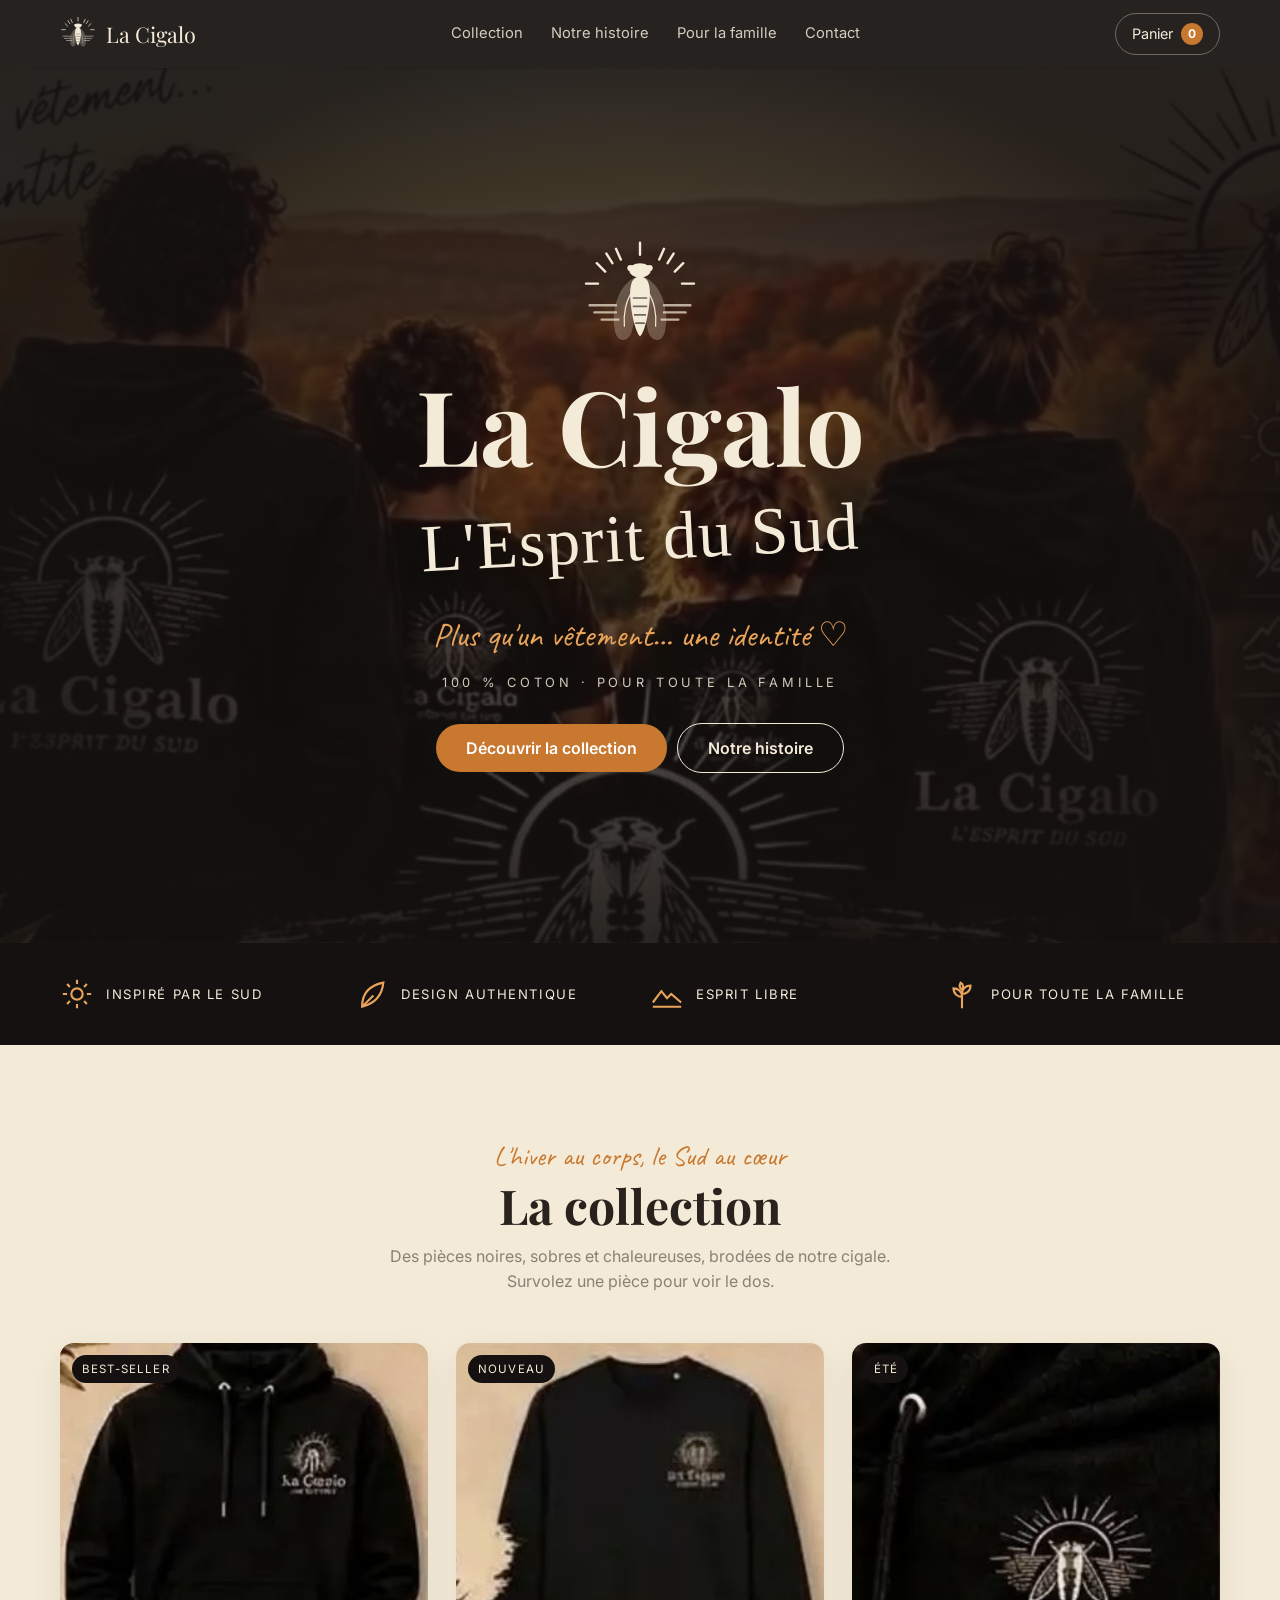
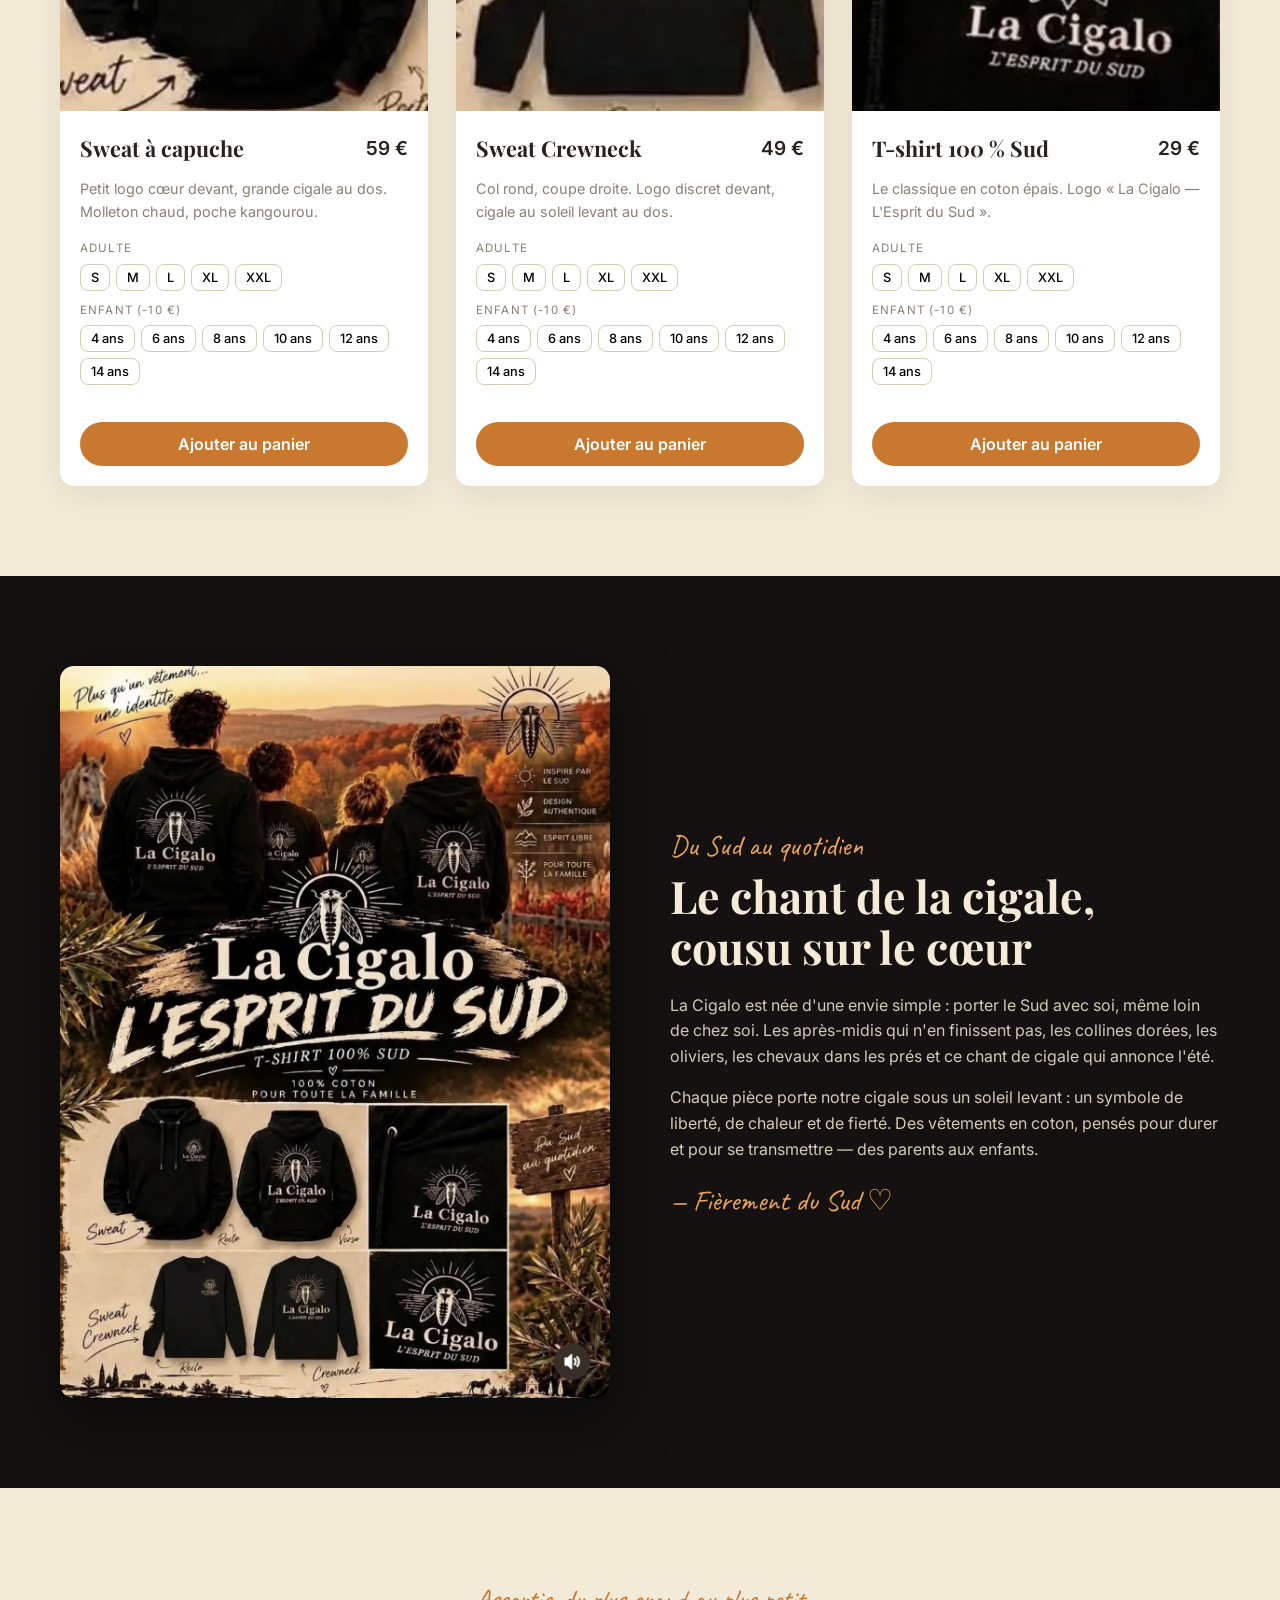
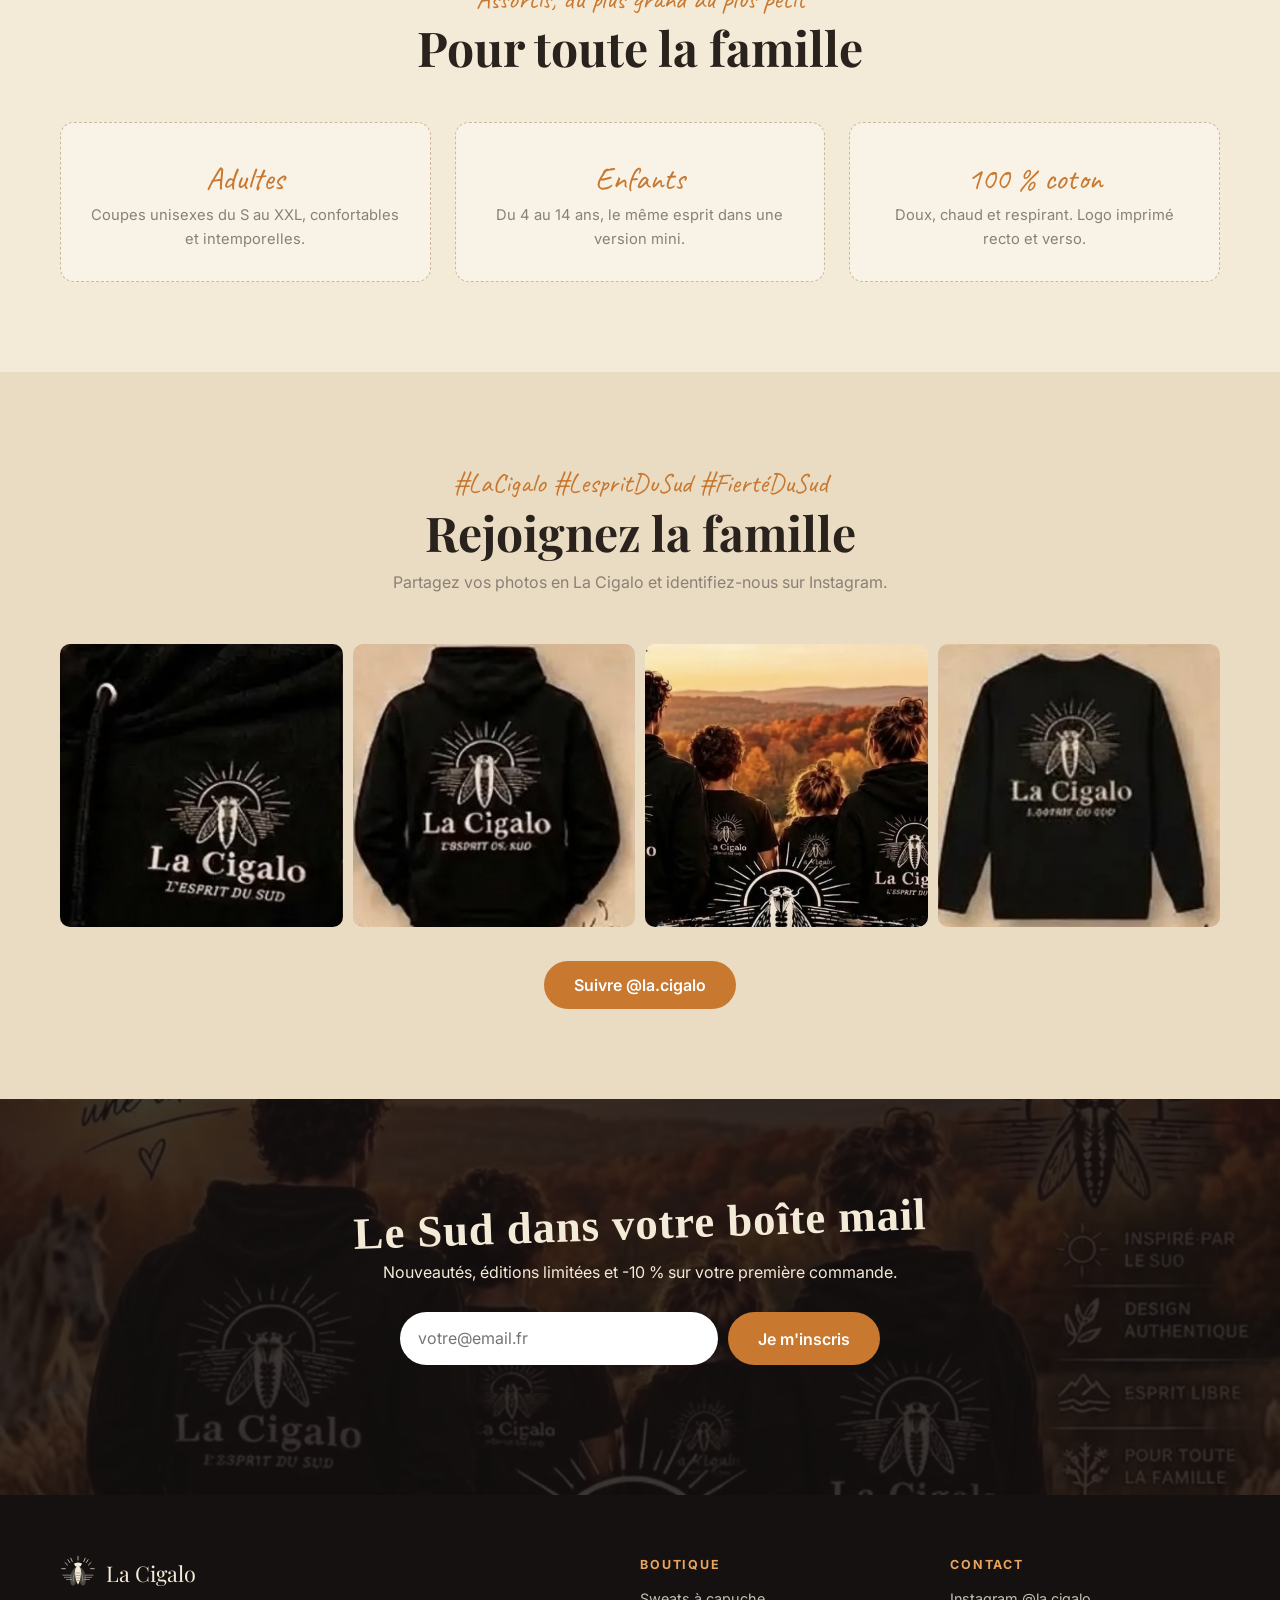
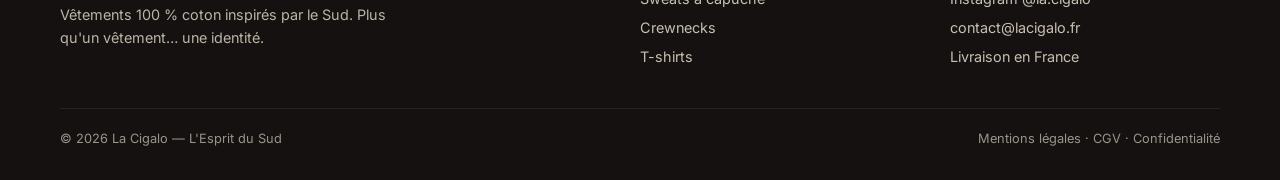
<file: la-cigalo-site/index.html>
<!doctype html>
<html lang="fr">
<head>
<meta charset="utf-8">
<meta name="viewport" content="width=device-width, initial-scale=1">
<title>La Cigalo — L'Esprit du Sud</title>
<meta name="description" content="La Cigalo : sweats, crewnecks et t-shirts 100 % coton inspirés par le Sud. Pour toute la famille.">
<meta property="og:title" content="La Cigalo — L'Esprit du Sud">
<meta property="og:description" content="Plus qu'un vêtement… une identité. Sweats et t-shirts 100 % coton pour toute la famille.">
<meta property="og:image" content="images/affiche.jpg">
<link rel="preconnect" href="https://fonts.googleapis.com">
<link rel="preconnect" href="https://fonts.gstatic.com" crossorigin>
<link href="https://fonts.googleapis.com/css2?family=Caveat:wght@500;700&family=Inter:wght@400;500;600&family=Permanent+Marker&family=Playfair+Display:wght@600;700&display=swap" rel="stylesheet">
<style>
:root{
  --noir:#141110; --noir-2:#1f1a17; --creme:#f4ead8; --creme-2:#e9dcc3;
  --ocre:#c8782f; --ocre-clair:#e9a35a; --olive:#6f7442; --texte:#2a221d; --gris:#8b8075;
  --rayon:14px;
}
*{box-sizing:border-box;margin:0;padding:0}
html{scroll-behavior:smooth}
body{font-family:Inter,system-ui,sans-serif;background:var(--creme);color:var(--texte);line-height:1.6}
img{max-width:100%;display:block}
a{color:inherit}
.wrap{width:min(1160px,100% - 32px);margin-inline:auto}
.main-titre{font-family:"Playfair Display",serif}
.pinceau{font-family:"Permanent Marker",cursive;letter-spacing:.02em}
.main{font-family:Caveat,cursive}

/* En-tête */
header{position:sticky;top:0;z-index:50;background:rgba(20,17,16,.92);backdrop-filter:blur(8px);color:var(--creme)}
.nav{display:flex;align-items:center;justify-content:space-between;height:68px;gap:16px}
.marque{display:flex;align-items:center;gap:10px;text-decoration:none;font-family:"Playfair Display",serif;font-size:1.35rem}
.marque svg{width:36px;height:36px}
.liens{display:flex;gap:28px;list-style:none;font-size:.92rem}
.liens a{text-decoration:none;opacity:.85}
.liens a:hover{opacity:1;color:var(--ocre-clair)}
.panier-btn{background:none;border:1px solid rgba(244,234,216,.35);color:var(--creme);border-radius:999px;padding:8px 16px;cursor:pointer;font:inherit;font-size:.9rem;display:flex;gap:8px;align-items:center}
.panier-btn b{background:var(--ocre);color:#fff;border-radius:999px;min-width:22px;height:22px;display:inline-grid;place-items:center;font-size:.75rem}
@media (max-width:760px){.liens{display:none}}

/* Hero */
.hero{position:relative;min-height:min(88vh,760px);display:grid;place-items:center;text-align:center;color:var(--creme);overflow:hidden;background:var(--noir)}
.hero::before{content:"";position:absolute;inset:0;background:url(images/famille.jpg) center 30%/cover;opacity:.55;filter:saturate(1.1)}
.hero::after{content:"";position:absolute;inset:0;background:radial-gradient(ellipse at center,rgba(20,17,16,.25),rgba(20,17,16,.85) 75%)}
.hero-inner{position:relative;z-index:1;padding:80px 0}
.hero .logo{width:120px;height:120px;margin:0 auto 6px;color:var(--creme)}
.hero h1{font-size:clamp(3rem,10vw,6.5rem);line-height:1;font-weight:700}
.hero .slogan{font-size:clamp(2rem,6.5vw,4.2rem);transform:rotate(-3deg);margin:8px 0 18px;color:var(--creme);text-shadow:0 4px 18px rgba(0,0,0,.5)}
.hero .accroche{font-size:clamp(1.5rem,4vw,2.1rem);color:var(--ocre-clair)}
.hero p.sous{letter-spacing:.3em;text-transform:uppercase;font-size:.8rem;opacity:.85;margin:10px 0 30px}
.btn{display:inline-block;background:var(--ocre);color:#fff;text-decoration:none;padding:14px 30px;border-radius:999px;font-weight:600;border:0;cursor:pointer;font:600 1rem Inter,sans-serif;transition:transform .15s,background .15s}
.btn:hover{background:#b0661f;transform:translateY(-2px)}
.btn.ghost{background:transparent;border:1px solid var(--creme);color:var(--creme);margin-left:10px}
.btn.ghost:hover{background:rgba(244,234,216,.1)}

/* Valeurs */
.valeurs{background:var(--noir);color:var(--creme);padding:34px 0}
.valeurs ul{list-style:none;display:grid;grid-template-columns:repeat(4,1fr);gap:20px}
.valeurs li{display:flex;gap:12px;align-items:center;font-size:.82rem;letter-spacing:.12em;text-transform:uppercase}
.valeurs svg{width:34px;height:34px;flex:none;color:var(--ocre-clair)}
@media (max-width:760px){.valeurs ul{grid-template-columns:1fr 1fr}}

/* Sections */
section{padding:90px 0}
.titre-sec{text-align:center;margin-bottom:48px}
.titre-sec .main{font-size:1.7rem;color:var(--ocre)}
.titre-sec h2{font-family:"Playfair Display",serif;font-size:clamp(2rem,5vw,3rem);line-height:1.1}
.titre-sec p{color:var(--gris);max-width:560px;margin:12px auto 0}

/* Collection */
.grille{display:grid;grid-template-columns:repeat(auto-fit,minmax(260px,1fr));gap:28px}
.produit{background:#fff;border-radius:var(--rayon);overflow:hidden;box-shadow:0 10px 30px rgba(42,34,29,.08);display:flex;flex-direction:column}
.produit .visuel{aspect-ratio:1;background:var(--creme-2);position:relative;overflow:hidden}
.produit .visuel img{width:100%;height:100%;object-fit:cover;transition:opacity .35s}
.produit .visuel img.verso{position:absolute;inset:0;opacity:0}
.produit:hover .visuel img.verso{opacity:1}
.produit .tag{position:absolute;top:12px;left:12px;background:var(--noir);color:var(--creme);font-size:.72rem;letter-spacing:.1em;text-transform:uppercase;padding:5px 10px;border-radius:999px;z-index:1}
.produit .info{padding:20px;display:flex;flex-direction:column;gap:12px;flex:1}
.produit h3{font-family:"Playfair Display",serif;font-size:1.35rem}
.produit .desc{color:var(--gris);font-size:.9rem}
.ligne{display:flex;justify-content:space-between;align-items:center}
.prix{font-weight:600;font-size:1.2rem}
.tailles{display:flex;flex-wrap:wrap;gap:6px}
.tailles button{border:1px solid #d8cbb4;background:none;border-radius:8px;padding:5px 10px;font:500 .8rem Inter,sans-serif;cursor:pointer}
.tailles button.on{background:var(--noir);color:var(--creme);border-color:var(--noir)}
.tailles .groupe{font-size:.72rem;color:var(--gris);width:100%;text-transform:uppercase;letter-spacing:.1em;margin-top:4px}
.produit .btn{width:100%;margin-top:auto;padding:12px}
.alerte{font-size:.8rem;color:#b3421f;min-height:1em}

/* Histoire */
.histoire{background:var(--noir);color:var(--creme)}
.histoire .wrap{display:grid;grid-template-columns:1fr 1fr;gap:60px;align-items:center}
.histoire img{border-radius:var(--rayon);box-shadow:0 20px 60px rgba(0,0,0,.5)}
.histoire h2{font-family:"Playfair Display",serif;font-size:clamp(2rem,4.5vw,2.8rem);line-height:1.15;margin-bottom:20px}
.histoire .main{font-size:1.8rem;color:var(--ocre-clair)}
.histoire p{opacity:.85;margin-bottom:16px}
.histoire .signature{font-family:Caveat,cursive;font-size:1.8rem;color:var(--ocre-clair);opacity:1}
@media (max-width:860px){.histoire .wrap{grid-template-columns:1fr;gap:36px}}

/* Famille */
.famille .cartes{display:grid;grid-template-columns:repeat(3,1fr);gap:24px}
.famille .carte{border:1px dashed #cdb998;border-radius:var(--rayon);padding:30px;text-align:center;background:rgba(255,255,255,.4)}
.famille .carte .main{font-size:2rem;color:var(--ocre)}
.famille .carte p{color:var(--gris);font-size:.92rem}
@media (max-width:760px){.famille .cartes{grid-template-columns:1fr}}

/* Instagram */
.insta{background:var(--creme-2)}
.insta .galerie{display:grid;grid-template-columns:repeat(4,1fr);gap:10px}
.insta .galerie a{aspect-ratio:1;overflow:hidden;border-radius:10px;display:block}
.insta .galerie img{width:100%;height:100%;object-fit:cover;transition:transform .4s}
.insta .galerie a:hover img{transform:scale(1.06)}
.insta .cta{text-align:center;margin-top:34px}
@media (max-width:760px){.insta .galerie{grid-template-columns:1fr 1fr}}

/* Newsletter */
.news{background:url(images/famille.jpg) center/cover;position:relative;color:var(--creme);text-align:center}
.news::before{content:"";position:absolute;inset:0;background:rgba(20,17,16,.82)}
.news .wrap{position:relative}
.news h2{font-size:clamp(1.8rem,5vw,2.8rem);transform:rotate(-2deg)}
.news form{display:flex;gap:10px;max-width:480px;margin:26px auto 0;flex-wrap:wrap}
.news input{flex:1;min-width:200px;padding:14px 18px;border-radius:999px;border:0;font:inherit}
.news .ok{margin-top:14px;color:var(--ocre-clair);min-height:1.6em}

/* Pied */
footer{background:var(--noir);color:var(--creme);padding:60px 0 30px;font-size:.9rem}
footer .cols{display:grid;grid-template-columns:2fr 1fr 1fr;gap:40px}
footer h4{font-size:.78rem;letter-spacing:.15em;text-transform:uppercase;color:var(--ocre-clair);margin-bottom:12px}
footer ul{list-style:none;display:grid;gap:6px;opacity:.8}
footer a{text-decoration:none}
footer a:hover{color:var(--ocre-clair)}
footer .bas{border-top:1px solid rgba(244,234,216,.12);margin-top:40px;padding-top:20px;display:flex;justify-content:space-between;flex-wrap:wrap;gap:10px;opacity:.6;font-size:.8rem}
@media (max-width:760px){footer .cols{grid-template-columns:1fr}}

/* Panier */
.voile{position:fixed;inset:0;background:rgba(0,0,0,.5);opacity:0;pointer-events:none;transition:opacity .25s;z-index:90}
.voile.ouvert{opacity:1;pointer-events:auto}
.tiroir{position:fixed;top:0;right:0;height:100%;width:min(420px,100%);background:var(--creme);z-index:100;transform:translateX(100%);transition:transform .3s;display:flex;flex-direction:column}
.tiroir.ouvert{transform:none}
.tiroir header{position:static;background:var(--noir);padding:20px;display:flex;justify-content:space-between;align-items:center}
.tiroir header h3{font-family:"Playfair Display",serif;font-size:1.3rem}
.fermer{background:none;border:0;color:var(--creme);font-size:1.8rem;cursor:pointer;line-height:1}
.articles{flex:1;overflow:auto;padding:20px;display:grid;gap:14px;align-content:start}
.article{display:grid;grid-template-columns:64px 1fr auto;gap:12px;align-items:center;background:#fff;padding:10px;border-radius:10px}
.article img{width:64px;height:64px;object-fit:cover;border-radius:8px}
.article small{color:var(--gris)}
.qte{display:flex;align-items:center;gap:6px}
.qte button{width:26px;height:26px;border-radius:50%;border:1px solid #d8cbb4;background:none;cursor:pointer}
.vide{color:var(--gris);text-align:center;padding:40px 0}
.total{padding:20px;border-top:1px solid #e0d2b8;display:grid;gap:12px}
.total .ligne{font-size:1.1rem;font-weight:600}
.total .note{font-size:.78rem;color:var(--gris)}
.toast{position:fixed;bottom:24px;left:50%;transform:translate(-50%,120px);background:var(--noir);color:var(--creme);padding:12px 22px;border-radius:999px;z-index:120;transition:transform .3s;font-size:.9rem}
.toast.vu{transform:translate(-50%,0)}
</style>
</head>
<body>

<!-- Logo cigale (réutilisé partout) -->
<svg width="0" height="0" style="position:absolute" aria-hidden="true">
  <symbol id="cigale" viewBox="0 0 100 100">
    <g fill="none" stroke="currentColor" stroke-width="2" stroke-linecap="round">
      <!-- rayons du soleil -->
      <path d="M50 4v10M30 9l4 9M70 9l-4 9M14 21l7 7M86 21l-7 7M5 38h10M95 38H85M22 13l5 8M78 13l-5 8"/>
      <path d="M8 56h22M70 56h22M12 62h18M70 62h18M18 68h14M68 68h14" opacity=".7"/>
    </g>
    <!-- ailes -->
    <path d="M45 34C34 40 26 58 30 78c2 8 9 8 12 1 3-9 5-28 5-41z" fill="currentColor" opacity=".25" stroke="currentColor" stroke-width="1.6"/>
    <path d="M55 34c11 6 19 24 15 44-2 8-9 8-12 1-3-9-5-28-5-41z" fill="currentColor" opacity=".25" stroke="currentColor" stroke-width="1.6"/>
    <path d="M44 44c-6 8-8 20-7 30M56 44c6 8 8 20 7 30" fill="none" stroke="currentColor" stroke-width="1"/>
    <!-- tête et corps -->
    <ellipse cx="50" cy="27" rx="9" ry="6" fill="currentColor"/>
    <circle cx="42" cy="25" r="2.6" fill="currentColor"/><circle cx="58" cy="25" r="2.6" fill="currentColor"/>
    <path d="M50 32c-7 0-9 8-8 20s4 26 8 30c4-4 7-18 8-30s-1-20-8-20z" fill="currentColor"/>
    <path d="M44 50h12M44 57h12M45 64h10M46 71h8" stroke="#141110" stroke-width="1.4" opacity=".6"/>
  </symbol>
</svg>

<header>
  <nav class="wrap nav">
    <a href="#" class="marque"><svg><use href="#cigale"/></svg>La Cigalo</a>
    <ul class="liens">
      <li><a href="#collection">Collection</a></li>
      <li><a href="#histoire">Notre histoire</a></li>
      <li><a href="#famille">Pour la famille</a></li>
      <li><a href="#contact">Contact</a></li>
    </ul>
    <button class="panier-btn" id="ouvrirPanier" aria-label="Ouvrir le panier">Panier <b id="compteur">0</b></button>
  </nav>
</header>

<section class="hero">
  <div class="hero-inner wrap">
    <svg class="logo"><use href="#cigale"/></svg>
    <h1 class="main-titre">La Cigalo</h1>
    <div class="slogan pinceau">L'Esprit du Sud</div>
    <div class="accroche main">Plus qu'un vêtement… une identité ♡</div>
    <p class="sous">100 % coton · Pour toute la famille</p>
    <a href="#collection" class="btn">Découvrir la collection</a><a href="#histoire" class="btn ghost">Notre histoire</a>
  </div>
</section>

<div class="valeurs">
  <ul class="wrap">
    <li><svg viewBox="0 0 24 24" fill="none" stroke="currentColor" stroke-width="1.5"><circle cx="12" cy="12" r="4"/><path d="M12 2v3M12 19v3M2 12h3M19 12h3M5 5l2 2M17 17l2 2M5 19l2-2M17 7l2-2"/></svg>Inspiré par le Sud</li>
    <li><svg viewBox="0 0 24 24" fill="none" stroke="currentColor" stroke-width="1.5"><path d="M5 21c0-9 5-15 15-17-1 10-7 15-15 17zM5 21l8-8"/></svg>Design authentique</li>
    <li><svg viewBox="0 0 24 24" fill="none" stroke="currentColor" stroke-width="1.5"><path d="M2 18l6-8 4 5 3-3 7 6M2 21h20"/></svg>Esprit libre</li>
    <li><svg viewBox="0 0 24 24" fill="none" stroke="currentColor" stroke-width="1.5"><path d="M12 22V10M12 14c-3 0-6-2-6-6 3 0 6 2 6 6zM12 12c3 0 6-2 6-6-3 0-6 2-6 6zM12 9c-1.5-1-2-3-1-5 2 1 2 3 1 5z"/></svg>Pour toute la famille</li>
  </ul>
</div>

<section id="collection">
  <div class="wrap">
    <div class="titre-sec">
      <div class="main">L'hiver au corps, le Sud au cœur</div>
      <h2>La collection</h2>
      <p>Des pièces noires, sobres et chaleureuses, brodées de notre cigale. Survolez une pièce pour voir le dos.</p>
    </div>
    <div class="grille" id="grille"></div>
  </div>
</section>

<section class="histoire" id="histoire">
  <div class="wrap">
    <img src="images/affiche.jpg" alt="Affiche La Cigalo — L'Esprit du Sud : une famille de dos portant les sweats La Cigalo face aux collines" loading="lazy">
    <div>
      <div class="main">Du Sud au quotidien</div>
      <h2>Le chant de la cigale, cousu sur le cœur</h2>
      <p>La Cigalo est née d'une envie simple : porter le Sud avec soi, même loin de chez soi. Les après-midis qui n'en finissent pas, les collines dorées, les oliviers, les chevaux dans les prés et ce chant de cigale qui annonce l'été.</p>
      <p>Chaque pièce porte notre cigale sous un soleil levant : un symbole de liberté, de chaleur et de fierté. Des vêtements en coton, pensés pour durer et pour se transmettre — des parents aux enfants.</p>
      <p class="signature">— Fièrement du Sud ♡</p>
    </div>
  </div>
</section>

<section class="famille" id="famille">
  <div class="wrap">
    <div class="titre-sec">
      <div class="main">Assortis, du plus grand au plus petit</div>
      <h2>Pour toute la famille</h2>
    </div>
    <div class="cartes">
      <div class="carte"><div class="main">Adultes</div><p>Coupes unisexes du S au XXL, confortables et intemporelles.</p></div>
      <div class="carte"><div class="main">Enfants</div><p>Du 4 au 14 ans, le même esprit dans une version mini.</p></div>
      <div class="carte"><div class="main">100 % coton</div><p>Doux, chaud et respirant. Logo imprimé recto et verso.</p></div>
    </div>
  </div>
</section>

<section class="insta">
  <div class="wrap">
    <div class="titre-sec">
      <div class="main">#LaCigalo #LespritDuSud #FiertéDuSud</div>
      <h2>Rejoignez la famille</h2>
      <p>Partagez vos photos en La Cigalo et identifiez-nous sur Instagram.</p>
    </div>
    <div class="galerie">
      <a href="https://www.instagram.com/la.cigalo/" target="_blank" rel="noopener"><img src="images/logo-zoom.jpg" alt="Logo La Cigalo brodé" loading="lazy"></a>
      <a href="https://www.instagram.com/la.cigalo/" target="_blank" rel="noopener"><img src="images/hoodie-verso.jpg" alt="Sweat à capuche, dos" loading="lazy"></a>
      <a href="https://www.instagram.com/la.cigalo/" target="_blank" rel="noopener"><img src="images/famille.jpg" alt="Famille en La Cigalo" loading="lazy"></a>
      <a href="https://www.instagram.com/la.cigalo/" target="_blank" rel="noopener"><img src="images/crew-verso.jpg" alt="Crewneck, dos" loading="lazy"></a>
    </div>
    <div class="cta"><a class="btn" href="https://www.instagram.com/la.cigalo/" target="_blank" rel="noopener">Suivre @la.cigalo</a></div>
  </div>
</section>

<section class="news">
  <div class="wrap">
    <h2 class="pinceau">Le Sud dans votre boîte mail</h2>
    <p>Nouveautés, éditions limitées et -10 % sur votre première commande.</p>
    <form id="newsForm">
      <input type="email" required placeholder="votre@email.fr" aria-label="Adresse email">
      <button class="btn" type="submit">Je m'inscris</button>
    </form>
    <div class="ok" id="newsOk"></div>
  </div>
</section>

<footer id="contact">
  <div class="wrap">
    <div class="cols">
      <div>
        <a href="#" class="marque" style="margin-bottom:12px"><svg style="color:var(--creme)"><use href="#cigale"/></svg>La Cigalo</a>
        <p style="opacity:.75;max-width:340px">Vêtements 100 % coton inspirés par le Sud. Plus qu'un vêtement… une identité.</p>
      </div>
      <div>
        <h4>Boutique</h4>
        <ul><li><a href="#collection">Sweats à capuche</a></li><li><a href="#collection">Crewnecks</a></li><li><a href="#collection">T-shirts</a></li></ul>
      </div>
      <div>
        <h4>Contact</h4>
        <ul>
          <li><a href="https://www.instagram.com/la.cigalo/" target="_blank" rel="noopener">Instagram @la.cigalo</a></li>
          <li><a href="mailto:contact@lacigalo.fr">contact@lacigalo.fr</a></li>
          <li>Livraison en France</li>
        </ul>
      </div>
    </div>
    <div class="bas"><span>© <span id="annee"></span> La Cigalo — L'Esprit du Sud</span><span>Mentions légales · CGV · Confidentialité</span></div>
  </div>
</footer>

<div class="voile" id="voile"></div>
<aside class="tiroir" id="tiroir" aria-label="Panier">
  <header><h3>Votre panier</h3><button class="fermer" id="fermerPanier" aria-label="Fermer">×</button></header>
  <div class="articles" id="articles"></div>
  <div class="total">
    <div class="ligne"><span>Total</span><span id="total">0 €</span></div>
    <button class="btn" id="commander">Commander</button>
    <p class="note">La commande s'envoie par email : nous vous recontactons pour le paiement et la livraison.</p>
  </div>
</aside>
<div class="toast" id="toast"></div>

<script>
// ====== À personnaliser : produits, prix, email de commande ======
const EMAIL_COMMANDES = "contact@lacigalo.fr";
const TAILLES_ADULTE = ["S","M","L","XL","XXL"];
const TAILLES_ENFANT = ["4 ans","6 ans","8 ans","10 ans","12 ans","14 ans"];
const PRODUITS = [
  { id:"hoodie", nom:"Sweat à capuche", tag:"Best-seller", prix:59, desc:"Petit logo cœur devant, grande cigale au dos. Molleton chaud, poche kangourou.", recto:"images/hoodie-recto.jpg", verso:"images/hoodie-verso.jpg", enfant:true },
  { id:"crew", nom:"Sweat Crewneck", tag:"Nouveau", prix:49, desc:"Col rond, coupe droite. Logo discret devant, cigale au soleil levant au dos.", recto:"images/crew-recto.jpg", verso:"images/crew-verso.jpg", enfant:true },
  { id:"tshirt", nom:"T-shirt 100 % Sud", tag:"Été", prix:29, desc:"Le classique en coton épais. Logo « La Cigalo — L'Esprit du Sud ».", recto:"images/logo-zoom.jpg", verso:"images/logo-zoom-2.jpg", enfant:true },
];
// ===================================================================

const eur = n => n.toLocaleString("fr-FR",{style:"currency",currency:"EUR",maximumFractionDigits:0});
let panier = [];
try { panier = JSON.parse(localStorage.getItem("cigalo-panier")) || []; } catch(e) {}
const sauver = () => { try { localStorage.setItem("cigalo-panier", JSON.stringify(panier)); } catch(e) {} };

const grille = document.getElementById("grille");
PRODUITS.forEach(p => {
  const el = document.createElement("article");
  el.className = "produit";
  const boutons = l => l.map(t => `<button type="button" data-t="${t}">${t}</button>`).join("");
  el.innerHTML = `
    <div class="visuel"><span class="tag">${p.tag}</span>
      <img src="${p.recto}" alt="${p.nom}, recto" loading="lazy"><img class="verso" src="${p.verso}" alt="${p.nom}, verso" loading="lazy"></div>
    <div class="info">
      <div class="ligne"><h3>${p.nom}</h3><span class="prix">${eur(p.prix)}</span></div>
      <p class="desc">${p.desc}</p>
      <div class="tailles"><span class="groupe">Adulte</span>${boutons(TAILLES_ADULTE)}
        ${p.enfant ? `<span class="groupe">Enfant (-10 €)</span>${boutons(TAILLES_ENFANT)}` : ""}</div>
      <div class="alerte"></div>
      <button class="btn" type="button">Ajouter au panier</button>
    </div>`;
  let taille = null;
  el.querySelectorAll(".tailles button").forEach(b => b.onclick = () => {
    el.querySelectorAll(".tailles button").forEach(x => x.classList.remove("on"));
    b.classList.add("on"); taille = b.dataset.t; el.querySelector(".alerte").textContent = "";
  });
  el.querySelector(".info > .btn").onclick = () => {
    if (!taille) { el.querySelector(".alerte").textContent = "Choisissez une taille."; return; }
    const prix = TAILLES_ENFANT.includes(taille) ? p.prix - 10 : p.prix;
    const ex = panier.find(a => a.id === p.id && a.taille === taille);
    ex ? ex.qte++ : panier.push({ id:p.id, nom:p.nom, img:p.recto, taille, prix, qte:1 });
    sauver(); rendre(); toast(`${p.nom} (${taille}) ajouté au panier`);
  };
  grille.appendChild(el);
});

function rendre(){
  const zone = document.getElementById("articles");
  document.getElementById("compteur").textContent = panier.reduce((s,a)=>s+a.qte,0);
  document.getElementById("total").textContent = eur(panier.reduce((s,a)=>s+a.qte*a.prix,0));
  if (!panier.length) { zone.innerHTML = `<p class="vide">Votre panier est vide.<br>Le Sud vous attend ☀️</p>`; return; }
  zone.innerHTML = panier.map((a,i)=>`
    <div class="article"><img src="${a.img}" alt="">
      <div><strong>${a.nom}</strong><br><small>Taille ${a.taille} · ${eur(a.prix)}</small></div>
      <div class="qte"><button data-i="${i}" data-d="-1">−</button>${a.qte}<button data-i="${i}" data-d="1">+</button></div>
    </div>`).join("");
  zone.querySelectorAll(".qte button").forEach(b => b.onclick = () => {
    const a = panier[b.dataset.i]; a.qte += +b.dataset.d;
    if (a.qte <= 0) panier.splice(b.dataset.i,1);
    sauver(); rendre();
  });
}

const tiroir = document.getElementById("tiroir"), voile = document.getElementById("voile");
const ouvrir = v => { tiroir.classList.toggle("ouvert",v); voile.classList.toggle("ouvert",v); };
document.getElementById("ouvrirPanier").onclick = () => ouvrir(true);
document.getElementById("fermerPanier").onclick = voile.onclick = () => ouvrir(false);
document.addEventListener("keydown", e => e.key === "Escape" && ouvrir(false));

document.getElementById("commander").onclick = () => {
  if (!panier.length) { toast("Votre panier est vide"); return; }
  const lignes = panier.map(a => `- ${a.qte} × ${a.nom} (taille ${a.taille}) : ${eur(a.qte*a.prix)}`).join("\n");
  const total = eur(panier.reduce((s,a)=>s+a.qte*a.prix,0));
  const corps = `Bonjour La Cigalo,\n\nJe souhaite commander :\n${lignes}\n\nTotal : ${total}\n\nNom :\nAdresse de livraison :\nTéléphone :\n`;
  location.href = `mailto:${EMAIL_COMMANDES}?subject=${encodeURIComponent("Commande La Cigalo")}&body=${encodeURIComponent(corps)}`;
};

document.getElementById("newsForm").onsubmit = e => {
  e.preventDefault();
  document.getElementById("newsOk").textContent = "Merci ! Bienvenue dans la famille La Cigalo ♡";
  e.target.reset();
};

let tt;
function toast(msg){ const t=document.getElementById("toast"); t.textContent=msg; t.classList.add("vu"); clearTimeout(tt); tt=setTimeout(()=>t.classList.remove("vu"),2200); }
document.getElementById("annee").textContent = new Date().getFullYear();
rendre();
</script>
</body>
</html>
</file>
